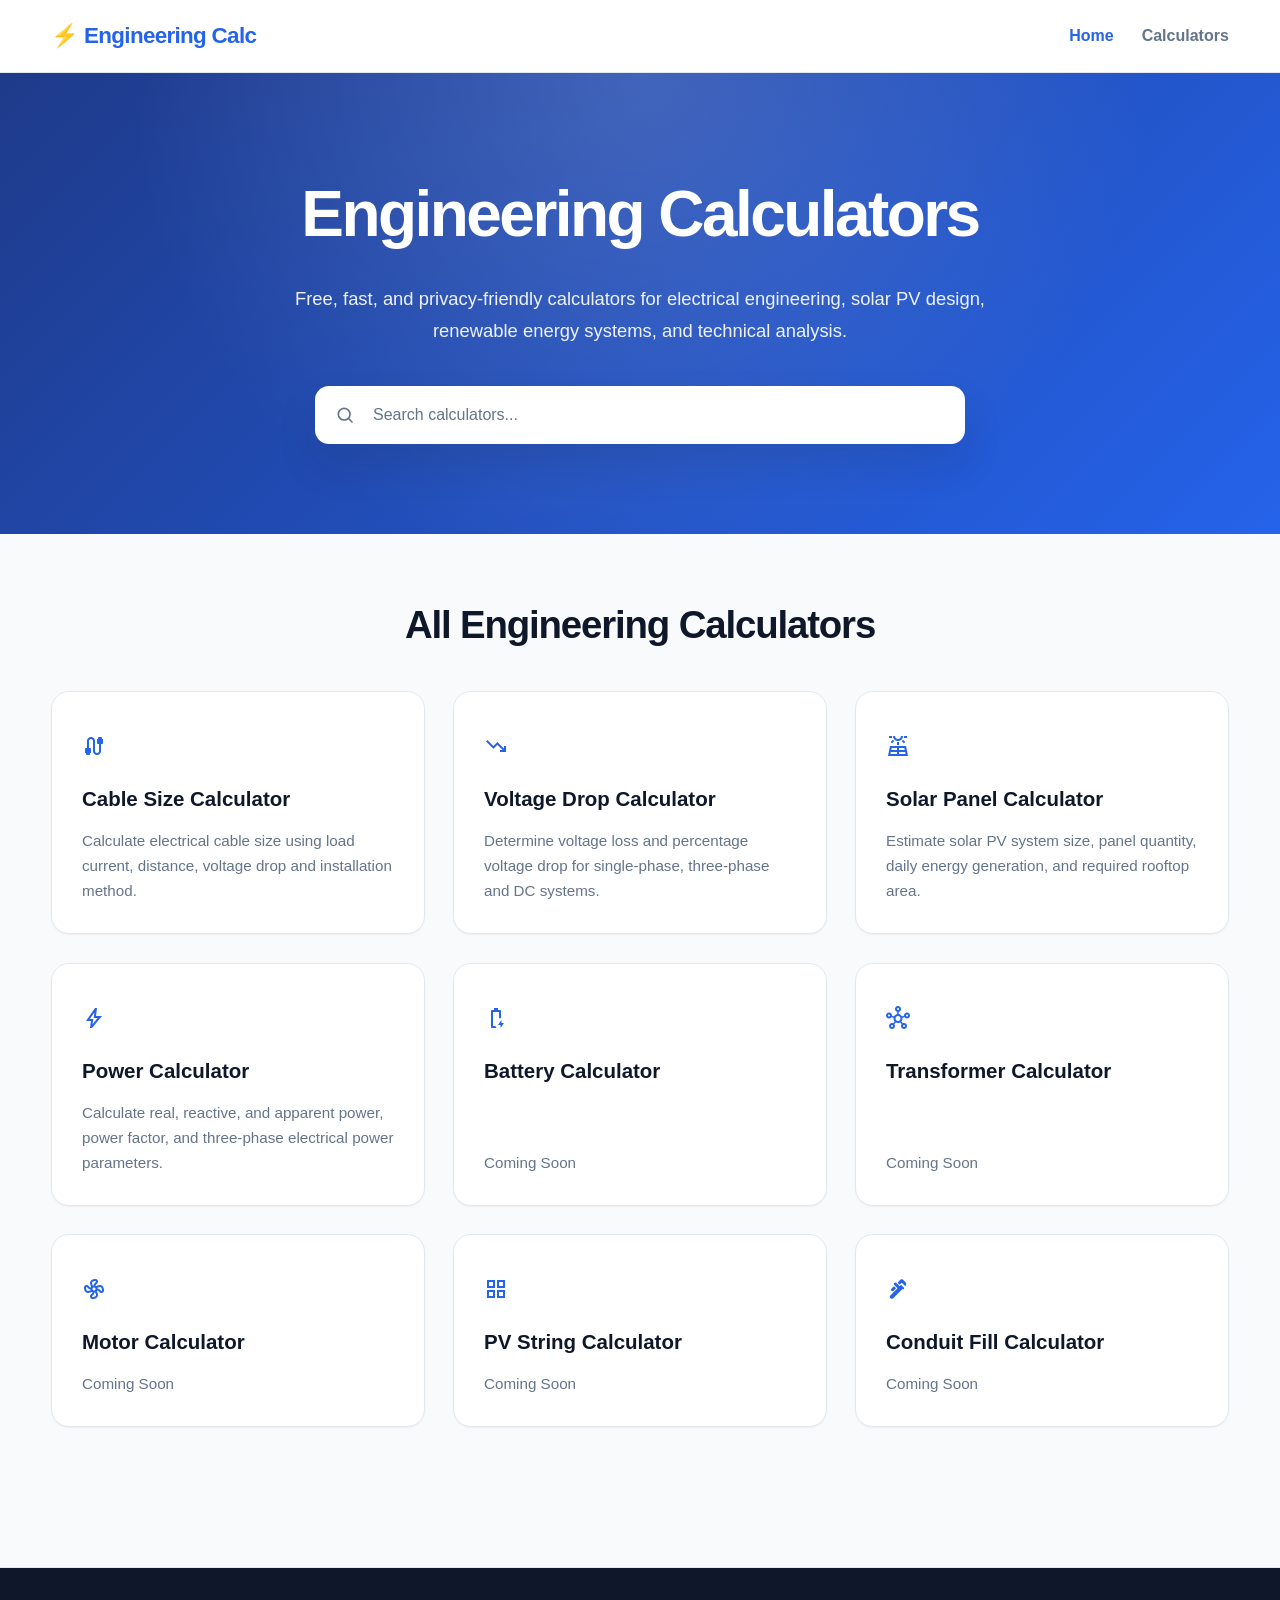
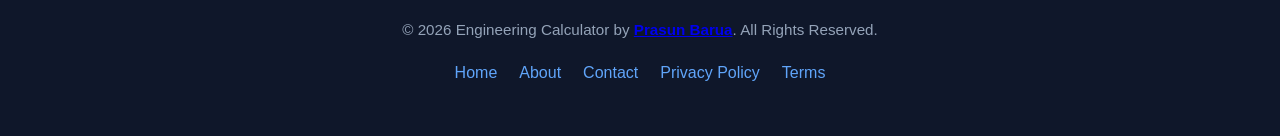
<file: index.html>
<!DOCTYPE html>
<html lang="en">
<head>
    <!-- Google tag (gtag.js) -->
    <script async src="https://www.googletagmanager.com/gtag/js?id=G-JFG1620GPE"></script>
    <script>
      window.dataLayer = window.dataLayer || [];
      function gtag(){dataLayer.push(arguments);}
      gtag('js', new Date());
      gtag('config', 'G-JFG1620GPE');
    </script>

    <meta charset="UTF-8">
    <meta name="viewport" content="width=device-width, initial-scale=1.0">

    <title>Engineering Calculators | Electrical, Solar PV & Power System Tools</title>

    <meta name="description" content="Free, fast, and accurate engineering calculators for electrical, solar PV, and power system design, including voltage drop, cable sizing, energy, and electrical calculations.">
    <meta name="keywords" content="engineering calculator, electrical calculator, electrical design tools, cable sizing calculator, voltage drop calculator, solar PV calculator, power system calculator">
    <meta name="author" content="Prasun Barua">

    <!-- Open Graph Metadata -->
    <meta property="og:title" content="Engineering Calculators | Electrical, Solar PV & Power System Tools">
    <meta property="og:description" content="Free, fast, and accurate engineering calculators for electrical, solar PV, and power system design.">
    <meta property="og:type" content="website">
    <meta property="og:url" content="https://calculator.prasunbarua.com/">
    <meta property="og:image" content="https://calculator.prasunbarua.com/images/og-image.jpg">

    <meta name="twitter:card" content="summary_large_image">
    <meta name="theme-color" content="#1d4ed8">

    <link rel="canonical" href="https://calculator.prasunbarua.com/">

    <!-- Favicon -->
    <link rel="icon" href="/favicon.ico" type="image/x-icon">

    <!-- Google Material Symbols Font -->
    <link rel="stylesheet" href="https://fonts.googleapis.com/css2?family=Material+Symbols+Outlined:opsz,wght,FILL,GRAD@24,400,0,0" />

    <link rel="stylesheet" href="/css/style.css">

    <script async src="https://pagead2.googlesyndication.com/pagead/js/adsbygoogle.js?client=ca-pub-8736637194399168" crossorigin="anonymous"></script>
</head>

<body>

<header class="header">
    <div class="container nav-container">
        <a href="/" class="logo">
            ⚡ Engineering Calc
        </a>

        <nav id="main-nav">
            <a href="/" class="active">Home</a>
            <a href="#calculators">Calculators</a>
        </nav>
    </div>
</header>

<main>
    <section class="hero">
        <div class="container">
            <h1>Engineering Calculators</h1>

            <p>
                Free, fast, and privacy-friendly calculators for electrical engineering,
                solar PV design, renewable energy systems, and technical analysis.
            </p>

            <div class="search-container">
                <input
                    type="search"
                    id="search-box"
                    placeholder="Search calculators..."
                    autocomplete="off"
                    spellcheck="false"
                    role="combobox"
                    aria-autocomplete="list"
                    aria-expanded="false"
                    aria-controls="search-results"
                    aria-haspopup="listbox"
                    aria-label="Search Engineering Calculators"/>

                <div
                    id="search-results"
                    class="search-results"
                    role="listbox"
                    aria-label="Search Results">
                </div>
            </div>
        </div>
    </section>

    <section id="calculators" class="container">
        <h2 class="section-title">All Engineering Calculators</h2>

        <div class="calc-grid-home" id="calc-grid">
            <!-- Cable Size Calculator -->
            <a href="/calculators/cable-size/" class="calc-card">
                <div class="calc-icon">
                    <span class="material-symbols-outlined">cable</span>
                </div>
                <h3>Cable Size Calculator</h3>
                <p>Calculate electrical cable size using load current, distance, voltage drop and installation method.</p>
            </a>

            <!-- Voltage Drop Calculator -->
            <a href="/calculators/voltage-drop/" class="calc-card">
                <div class="calc-icon">
                    <span class="material-symbols-outlined">trending_down</span>
                </div>
                <h3>Voltage Drop Calculator</h3>
                <p>Determine voltage loss and percentage voltage drop for single-phase, three-phase and DC systems.</p>
            </a>

            <!-- Solar Panel Calculator -->
            <a href="/calculators/solar-panel/" class="calc-card">
                <div class="calc-icon">
                    <span class="material-symbols-outlined">solar_power</span>
                </div>
                <h3>Solar Panel Calculator</h3>
                <p>Estimate solar PV system size, panel quantity, daily energy generation, and required rooftop area.</p>
            </a>

            <!-- Power Calculator -->
            <a href="/calculators/power-calculator/" class="calc-card">
                <div class="calc-icon">
                    <span class="material-symbols-outlined">bolt</span>
                </div>
                <h3>Power Calculator</h3>
                <p>Calculate real, reactive, and apparent power, power factor, and three-phase electrical power parameters.</p>
            </a>

            <!-- Battery Calculator -->
            <div class="calc-card coming-soon" aria-disabled="true">
                <div class="calc-icon">
                    <span class="material-symbols-outlined">battery_charging_full</span>
                </div>
                <h3>Battery Calculator</h3>
                <p>Coming Soon</p>
            </div>

            <!-- Transformer Calculator -->
            <div class="calc-card coming-soon" aria-disabled="true">
                <div class="calc-icon">
                    <span class="material-symbols-outlined">hub</span>
                </div>
                <h3>Transformer Calculator</h3>
                <p>Coming Soon</p>
            </div>

            <!-- Motor Calculator -->
            <div class="calc-card coming-soon" aria-disabled="true">
                <div class="calc-icon">
                    <span class="material-symbols-outlined">mode_fan</span>
                </div>
                <h3>Motor Calculator</h3>
                <p>Coming Soon</p>
            </div>

            <!-- PV String Calculator -->
            <div class="calc-card coming-soon" aria-disabled="true">
                <div class="calc-icon">
                    <span class="material-symbols-outlined">grid_view</span>
                </div>
                <h3>PV String Calculator</h3>
                <p>Coming Soon</p>
            </div>

            <!-- Conduit Fill Calculator -->
            <div class="calc-card coming-soon" aria-disabled="true">
                <div class="calc-icon">
                    <span class="material-symbols-outlined">plumbing</span>
                </div>
                <h3>Conduit Fill Calculator</h3>
                <p>Coming Soon</p>
            </div>
        </div>
    </section>
</main>

<!-- Footer -->
<footer>
    <div class="container">
        <p>
            © 2026 Engineering Calculator by 
            <strong><a href="https://prasunbarua.com" target="_blank" rel="noopener noreferrer">Prasun Barua</a></strong>. 
            All Rights Reserved.
        </p>
        <div class="footer-links">
            <a href="/">Home</a>
            <a href="/about/">About</a>
            <a href="/contact/">Contact</a>
            <a href="/privacy-policy/">Privacy Policy</a>
            <a href="/terms/">Terms</a>
        </div>
    </div>
</footer>

<!-- Main JavaScript -->
<script src="/js/main.js"></script>

<!-- Search Auto-complete Logic -->
<script>
document.addEventListener("DOMContentLoaded", () => {
    const input = document.getElementById("search-box");
    const resultsBox = document.getElementById("search-results");
    const cards = [...document.querySelectorAll(".calc-card")];

    // Filter only active calculator links for the dropdown
    const calculators = cards
        .filter(card => card.tagName === "A" && card.hasAttribute("href"))
        .map(card => ({
            title: card.querySelector("h3") ? card.querySelector("h3").textContent.trim() : "",
            description: card.querySelector("p") ? card.querySelector("p").textContent.trim() : "",
            url: card.href,
            element: card
        }));

    let matches = [];
    let activeIndex = -1;

    function escapeHTML(text) {
        return text.replace(/[&<>"']/g, m => ({
            "&": "&amp;",
            "<": "&lt;",
            ">": "&gt;",
            "\"": "&quot;",
            "'": "&#039;"
        })[m]);
    }

    // Safe highlight matching that prevents breaking HTML entities
    function highlight(text, query) {
        if (!query) return escapeHTML(text);
        const escaped = query.replace(/[.*+?^${}()|[\]\\]/g, "\\$&");
        const regex = new RegExp(escaped, "gi");
        let result = "";
        let lastIndex = 0;
        let match;

        while ((match = regex.exec(text)) !== null) {
            result += escapeHTML(text.substring(lastIndex, match.index));
            result += `<mark>${escapeHTML(match[0])}</mark>`;
            lastIndex = regex.lastIndex;
        }
        result += escapeHTML(text.substring(lastIndex));
        return result;
    }

    function filterCards(query) {
        cards.forEach(card => {
            const text = card.textContent.toLowerCase();
            card.style.display = text.includes(query) ? "" : "none";
        });
    }

    function renderResults(query) {
        resultsBox.innerHTML = "";

        if (query === "") {
            resultsBox.style.display = "none";
            input.setAttribute("aria-expanded", "false");
            input.removeAttribute("aria-activedescendant");
            activeIndex = -1;
            return;
        }

        matches = calculators.filter(calc => {
            const text = (calc.title + " " + calc.description).toLowerCase();
            return text.includes(query);
        });

        if (!matches.length) {
            resultsBox.innerHTML = `
                <div class="no-results" role="option" aria-selected="false">
                    No active calculators found.
                </div>
            `;
            resultsBox.style.display = "block";
            input.setAttribute("aria-expanded", "true");
            input.removeAttribute("aria-activedescendant");
            activeIndex = -1;
            return;
        }

        matches.forEach((calc, index) => {
            const item = document.createElement("div");
            item.className = "search-item";
            item.id = `search-option-${index}`;
            item.setAttribute("role", "option");

            if (index === 0) {
                item.classList.add("active");
                item.setAttribute("aria-selected", "true");
                activeIndex = 0;
                input.setAttribute("aria-activedescendant", item.id);
            } else {
                item.setAttribute("aria-selected", "false");
            }

            item.innerHTML = `
                <strong>${highlight(calc.title, query)}</strong>
                <span>${highlight(calc.description, query)}</span>
            `;

            item.addEventListener("click", () => {
                window.location.href = calc.url;
            });

            resultsBox.appendChild(item);
        });

        resultsBox.style.display = "block";
        input.setAttribute("aria-expanded", "true");
    }

    function updateSelection() {
        const items = resultsBox.querySelectorAll(".search-item");
        items.forEach((item, idx) => {
            const isActive = idx === activeIndex;
            item.classList.toggle("active", isActive);
            item.setAttribute("aria-selected", isActive ? "true" : "false");
        });

        if (activeIndex >= 0 && activeIndex < items.length) {
            const activeItem = items[activeIndex];
            activeItem.scrollIntoView({ block: "nearest" });
            input.setAttribute("aria-activedescendant", activeItem.id);
        } else {
            input.removeAttribute("aria-activedescendant");
        }
    }

    input.addEventListener("input", () => {
        const query = input.value.trim().toLowerCase();
        filterCards(query);
        renderResults(query);
    });

    input.addEventListener("keydown", e => {
        if (resultsBox.style.display === "none") return;

        if (e.key === "ArrowDown") {
            e.preventDefault();
            if (matches.length > 0) {
                activeIndex = Math.min(activeIndex + 1, matches.length - 1);
                updateSelection();
            }
        } else if (e.key === "ArrowUp") {
            e.preventDefault();
            if (matches.length > 0) {
                activeIndex = Math.max(activeIndex - 1, 0);
                updateSelection();
            }
        } else if (e.key === "Enter") {
            e.preventDefault();
            if (activeIndex >= 0 && matches[activeIndex]) {
                window.location.href = matches[activeIndex].url;
            }
        } else if (e.key === "Escape") {
            resultsBox.style.display = "none";
            input.setAttribute("aria-expanded", "false");
            input.removeAttribute("aria-activedescendant");
        }
    });

    input.addEventListener("focus", () => {
        if (input.value.trim() !== "") {
            renderResults(input.value.trim().toLowerCase());
        }
    });

    document.addEventListener("click", e => {
        if (!e.target.closest(".search-container")) {
            resultsBox.style.display = "none";
            input.setAttribute("aria-expanded", "false");
            input.removeAttribute("aria-activedescendant");
        }
    });

    if (input.value.trim() !== "") {
        const initialQuery = input.value.trim().toLowerCase();
        filterCards(initialQuery);
        renderResults(initialQuery);
    }
});
</script>
</body>
</html>
</file>
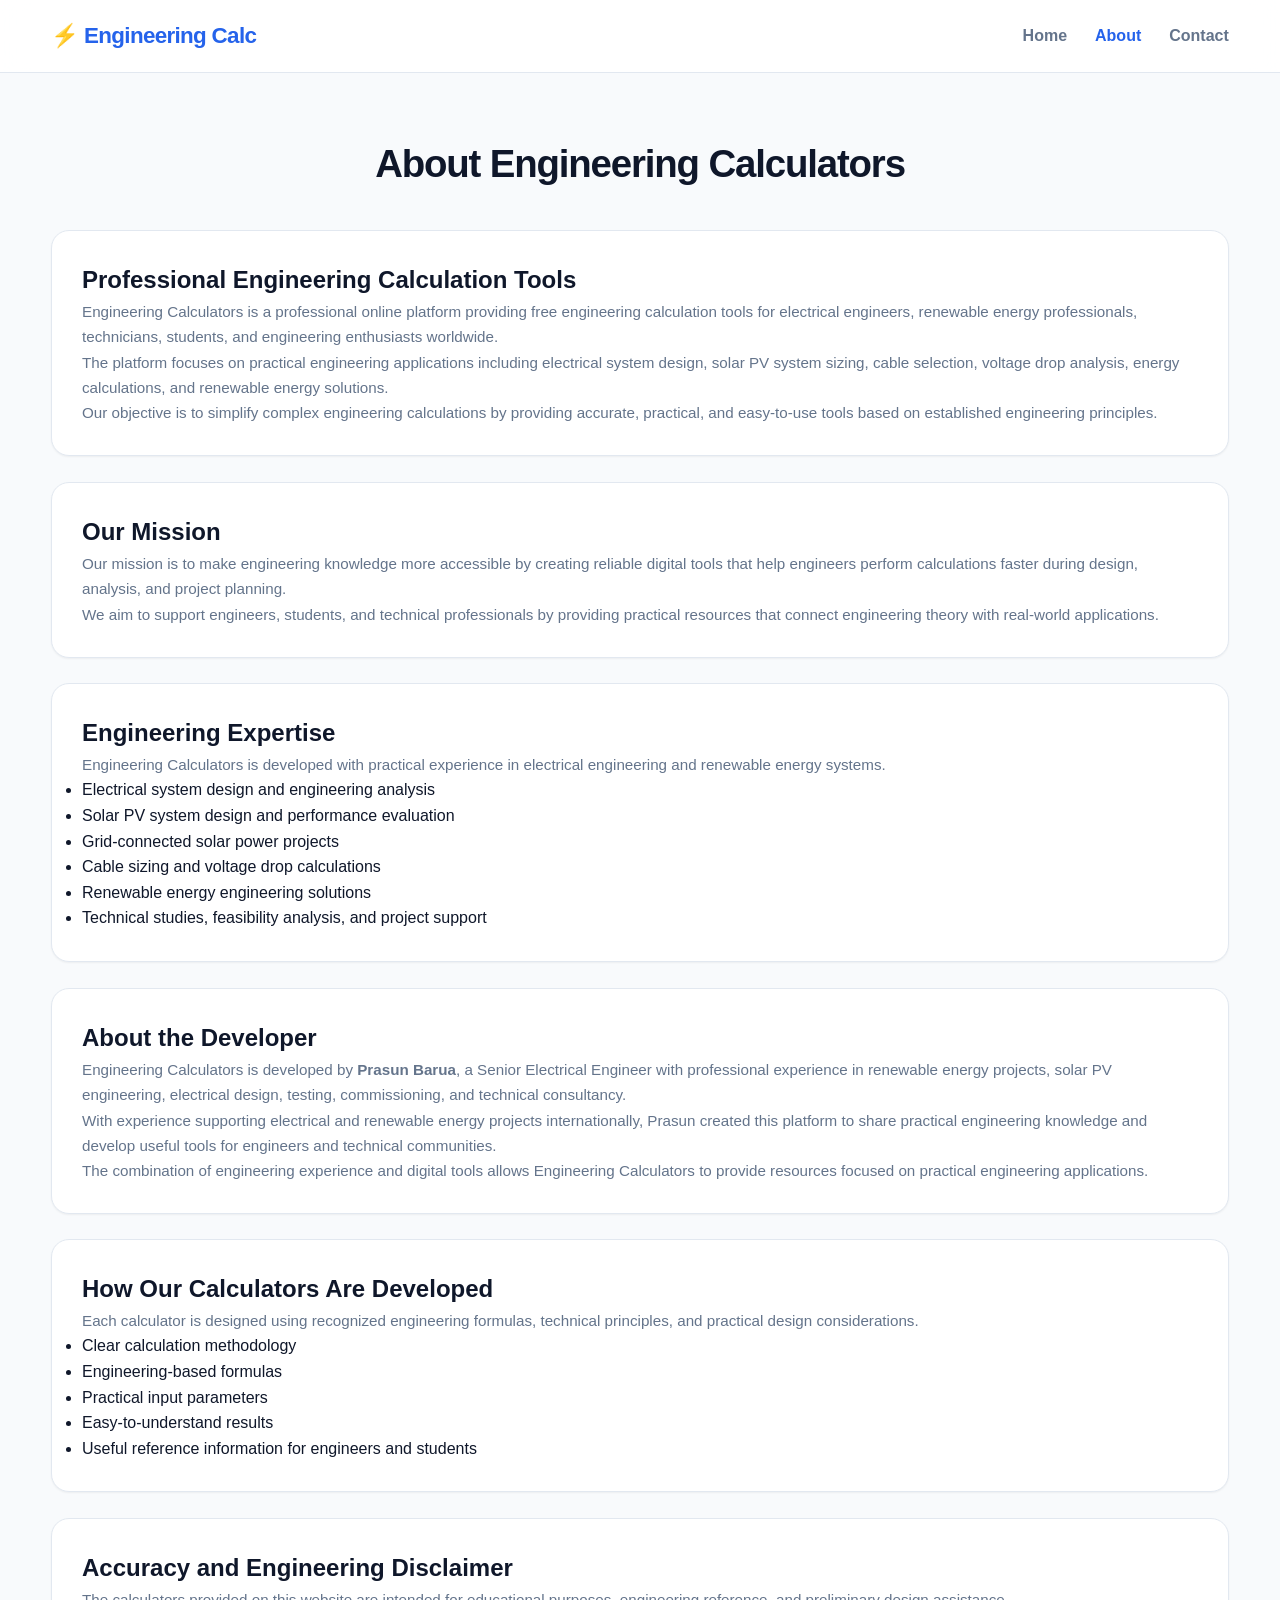
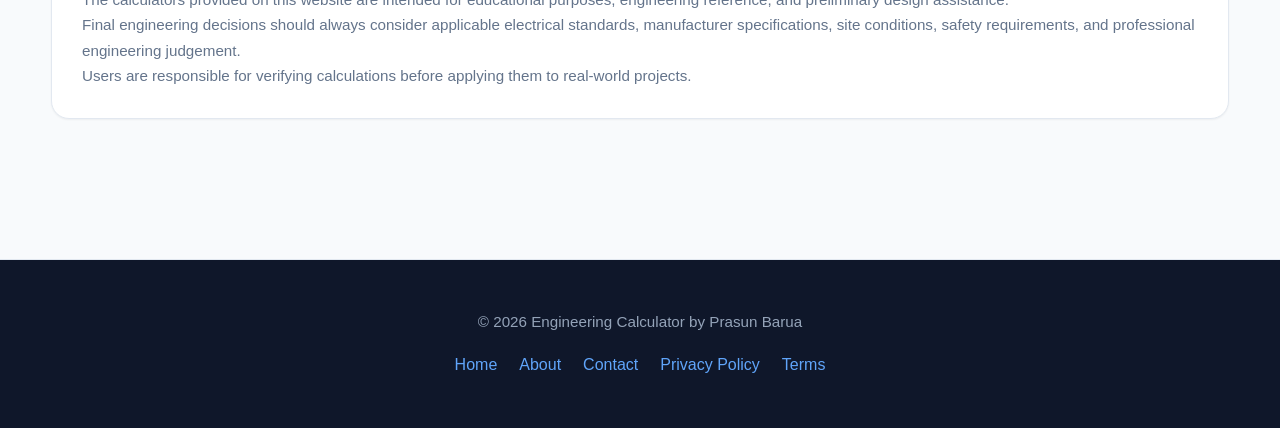
<file: about/index.html>
<!DOCTYPE html>
<html lang="en" data-theme="light">

<head>

    <meta charset="UTF-8">

    <meta name="viewport" content="width=device-width, initial-scale=1.0">


    <title>
        About Engineering Calculators | Professional Electrical & Solar PV Tools
    </title>


    <meta name="description" content="Engineering Calculators provides professional online tools for electrical engineering, solar PV design, renewable energy calculations, cable sizing, and voltage drop analysis. Developed by Senior Electrical Engineer Prasun Barua.">


    <link rel="canonical" href="https://calculator.prasunbarua.com/about/">



    <!-- Open Graph -->

    <meta property="og:title" content="About Engineering Calculators">

    <meta property="og:description" content="Professional engineering calculators for electrical, solar PV, and renewable energy applications.">

    <meta property="og:url" content="https://calculator.prasunbarua.com/about/">

<!-- Favicon -->
<link rel="icon" href="/favicon.ico" type="image/x-icon">

    <link rel="stylesheet" href="/css/style.css">



    <!-- Organization Schema -->

    <script type="application/ld+json">

    {
      "@context": "https://schema.org",
      "@type": "Organization",
      "name": "Engineering Calculators",
      "url": "https://calculator.prasunbarua.com/",
      "description": "Professional engineering calculation tools for electrical engineering, solar PV systems, and renewable energy applications.",
      "founder": {
        "@type": "Person",
        "name": "Prasun Barua",
        "jobTitle": "Senior Electrical Engineer"
      }
    }

    </script>


    <!-- Person Schema -->

    <script type="application/ld+json">

    {
      "@context": "https://schema.org",
      "@type": "Person",
      "name": "Prasun Barua",
      "jobTitle": "Senior Electrical Engineer",
      "url": "https://www.prasunbarua.com/",
      "description": "Electrical engineer specializing in renewable energy, solar PV systems, electrical design, testing, commissioning, and engineering consultancy."
    }

    </script>
<script async src="https://pagead2.googlesyndication.com/pagead/js/adsbygoogle.js?client=ca-pub-8736637194399168"
     crossorigin="anonymous"></script>

</head>



<body>



<header class="header">

<div class="container nav-container">


<a href="/" class="logo">
⚡ Engineering Calc
</a>



<nav id="main-nav">

<a href="/">
Home
</a>


<a href="/about/" class="active">
About
</a>


<a href="/contact/">
Contact
</a>


</nav>


</div>

</header>





<main>



<section>

<div class="container">


<h1 class="section-title">
About Engineering Calculators
</h1>



<div class="calc-card">



<h2>
Professional Engineering Calculation Tools
</h2>


<p>
Engineering Calculators is a professional online platform providing free engineering calculation tools for electrical engineers, renewable energy professionals, technicians, students, and engineering enthusiasts worldwide.
</p>


<p>
The platform focuses on practical engineering applications including electrical system design, solar PV system sizing, cable selection, voltage drop analysis, energy calculations, and renewable energy solutions.
</p>


<p>
Our objective is to simplify complex engineering calculations by providing accurate, practical, and easy-to-use tools based on established engineering principles.
</p>



</div>



<br>



<div class="calc-card">


<h2>
Our Mission
</h2>


<p>
Our mission is to make engineering knowledge more accessible by creating reliable digital tools that help engineers perform calculations faster during design, analysis, and project planning.
</p>


<p>
We aim to support engineers, students, and technical professionals by providing practical resources that connect engineering theory with real-world applications.
</p>



</div>



<br>



<div class="calc-card">


<h2>
Engineering Expertise
</h2>


<p>
Engineering Calculators is developed with practical experience in electrical engineering and renewable energy systems.
</p>



<ul>

<li>
Electrical system design and engineering analysis
</li>


<li>
Solar PV system design and performance evaluation
</li>


<li>
Grid-connected solar power projects
</li>


<li>
Cable sizing and voltage drop calculations
</li>


<li>
Renewable energy engineering solutions
</li>


<li>
Technical studies, feasibility analysis, and project support
</li>


</ul>



</div>



<br>



<div class="calc-card">


<h2>
About the Developer
</h2>



<p>
Engineering Calculators is developed by <strong>Prasun Barua</strong>, a Senior Electrical Engineer with professional experience in renewable energy projects, solar PV engineering, electrical design, testing, commissioning, and technical consultancy.
</p>


<p>
With experience supporting electrical and renewable energy projects internationally, Prasun created this platform to share practical engineering knowledge and develop useful tools for engineers and technical communities.
</p>


<p>
The combination of engineering experience and digital tools allows Engineering Calculators to provide resources focused on practical engineering applications.
</p>



</div>



<br>



<div class="calc-card">


<h2>
How Our Calculators Are Developed
</h2>


<p>
Each calculator is designed using recognized engineering formulas, technical principles, and practical design considerations.
</p>


<ul>

<li>
Clear calculation methodology
</li>


<li>
Engineering-based formulas
</li>


<li>
Practical input parameters
</li>


<li>
Easy-to-understand results
</li>


<li>
Useful reference information for engineers and students
</li>


</ul>


</div>



<br>



<div class="calc-card">


<h2>
Accuracy and Engineering Disclaimer
</h2>


<p>
The calculators provided on this website are intended for educational purposes, engineering reference, and preliminary design assistance.
</p>


<p>
Final engineering decisions should always consider applicable electrical standards, manufacturer specifications, site conditions, safety requirements, and professional engineering judgement.
</p>


<p>
Users are responsible for verifying calculations before applying them to real-world projects.
</p>



</div>



</div>

</section>



</main>





<footer>


<div class="container">


<p>
© 2026 Engineering Calculator by Prasun Barua
</p>



<div class="footer-links">


<a href="/">
Home
</a>


<a href="/about/">
About
</a>


<a href="/contact/">
Contact
</a>


<a href="/privacy-policy/">
Privacy Policy
</a>


<a href="/terms/">
Terms
</a>


</div>


</div>


</footer>



<script src="/js/main.js"></script>


</body>


</html>
</file>
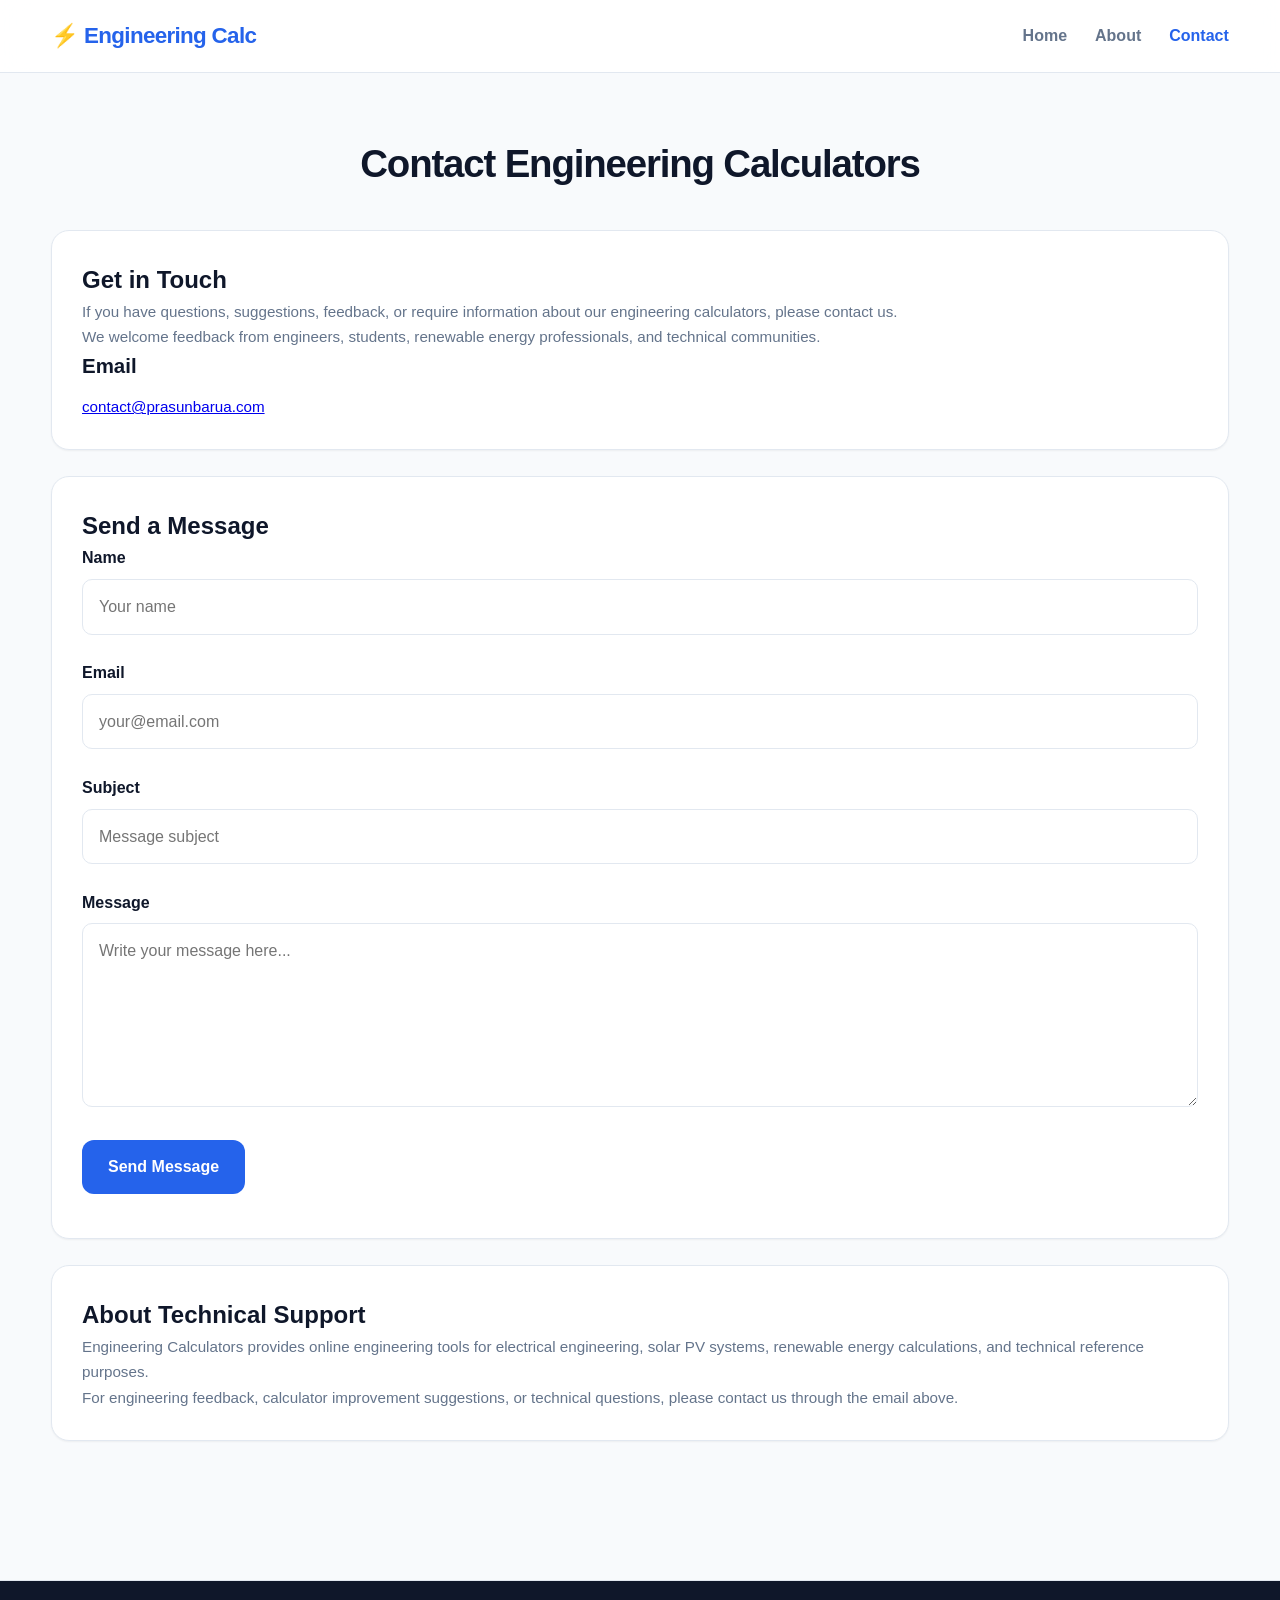
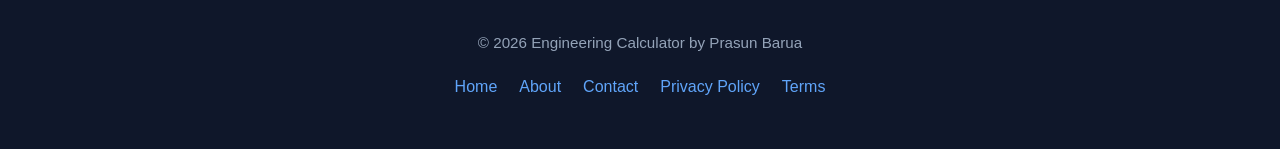
<file: contact/index.html>
<!DOCTYPE html>
<html lang="en" data-theme="light">

<head>

    <meta charset="UTF-8">

    <meta name="viewport" content="width=device-width, initial-scale=1.0">


    <title>
        Contact Engineering Calculators | Prasun Barua
    </title>


    <meta name="description" content="Contact Engineering Calculators for questions, feedback, and support related to electrical engineering calculators, solar PV tools, and renewable energy resources.">


    <link rel="canonical" href="https://calculator.prasunbarua.com/contact/">


    <!-- Open Graph -->

    <meta property="og:title" content="Contact Engineering Calculators">

    <meta property="og:description" content="Get in touch with Engineering Calculators for technical questions, feedback, and support.">

    <meta property="og:url" content="https://calculator.prasunbarua.com/contact/">

<!-- Favicon -->
<link rel="icon" href="/favicon.ico" type="image/x-icon">
    
    <link rel="stylesheet" href="/css/style.css">

<script async src="https://pagead2.googlesyndication.com/pagead/js/adsbygoogle.js?client=ca-pub-8736637194399168"
     crossorigin="anonymous"></script>
</head>



<body>



<header class="header">

<div class="container nav-container">


<a href="/" class="logo">
⚡ Engineering Calc
</a>


<nav id="main-nav">

<a href="/">
Home
</a>

<a href="/about/">
About
</a>

<a href="/contact/" class="active">
Contact
</a>


</nav>


</div>

</header>





<main>


<section>


<div class="container">


<h1 class="section-title">
Contact Engineering Calculators
</h1>



<div class="calc-card">


<h2>
Get in Touch
</h2>


<p>
If you have questions, suggestions, feedback, or require information about our engineering calculators, please contact us.
</p>


<p>
We welcome feedback from engineers, students, renewable energy professionals, and technical communities.
</p>



<h3>
Email
</h3>


<p>

<a href="mailto:contact@prasunbarua.com">

contact@prasunbarua.com

</a>

</p>


</div>




<br>




<div class="calc-card">


<h2>
Send a Message
</h2>



<form id="contactForm">

<!-- Hidden Spam Protection Honeypot -->
<input type="text" name="_gotcha" style="display:none !important" tabindex="-1" autocomplete="off" />


<label for="name">
Name
</label>


<input 
type="text"
id="name"
name="name"
placeholder="Your name"
required>



<br><br>



<label for="email">
Email
</label>


<input
type="email"
id="email"
name="email"
placeholder="your@email.com"
required>



<br><br>



<label for="subject">
Subject
</label>


<input
type="text"
id="subject"
name="subject"
placeholder="Message subject"
required>



<br><br>



<label for="message">
Message
</label>


<textarea
id="message"
name="message"
rows="6"
placeholder="Write your message here..."
required></textarea>



<br><br>



<button type="submit" id="submitBtn" class="btn btn-primary">

Send Message

</button>

<p id="formStatus" style="margin-top: 14px; font-size: 0.9rem; font-weight: 500;"></p>



</form>


</div>




<br>




<div class="calc-card">


<h2>
About Technical Support
</h2>


<p>
Engineering Calculators provides online engineering tools for electrical engineering, solar PV systems, renewable energy calculations, and technical reference purposes.
</p>


<p>
For engineering feedback, calculator improvement suggestions, or technical questions, please contact us through the email above.
</p>


</div>




</div>


</section>


</main>





<footer>


<div class="container">


<p>
© 2026 Engineering Calculator by Prasun Barua
</p>



<div class="footer-links">


<a href="/">
Home
</a>


<a href="/about/">
About
</a>


<a href="/contact/">
Contact
</a>


<a href="/privacy-policy/">
Privacy Policy
</a>


<a href="/terms/">
Terms
</a>


</div>


</div>


</footer>




<script src="/js/main.js"></script>

<script>
    document.getElementById('contactForm').addEventListener('submit', async function(e) {
      e.preventDefault();
      
      const btn = document.getElementById('submitBtn');
      const status = document.getElementById('formStatus');
      
      btn.textContent = 'Sending...';
      btn.disabled = true;
      status.textContent = '';

      const payload = {
        name: document.getElementById('name').value,
        email: document.getElementById('email').value,
        siteName: "Engineering Calculators",
        message: `Subject: ${document.getElementById('subject').value}\n\n${document.getElementById('message').value}`
      };

      try {
        const workerUrl = 'https://multi-site-contact-backend.prasun301.workers.dev';

        const response = await fetch(workerUrl, {
          method: 'POST',
          headers: { 'Content-Type': 'application/json' },
          body: JSON.stringify(payload)
        });

        const result = await response.json();

        if (response.ok && result.success) {
          status.style.color = '#16a34a';
          status.textContent = '✓ Message sent successfully! We will get back to you soon.';
          document.getElementById('contactForm').reset();
        } else {
          throw new Error(result.error || 'Submission failed');
        }
      } catch (err) {
        status.style.color = '#dc2626';
        status.textContent = '✕ Failed to send message. Please email directly at contact@prasunbarua.com';
      } finally {
        btn.textContent = 'Send Message';
        btn.disabled = false;
      }
    });
</script>


</body>


</html>
</file>
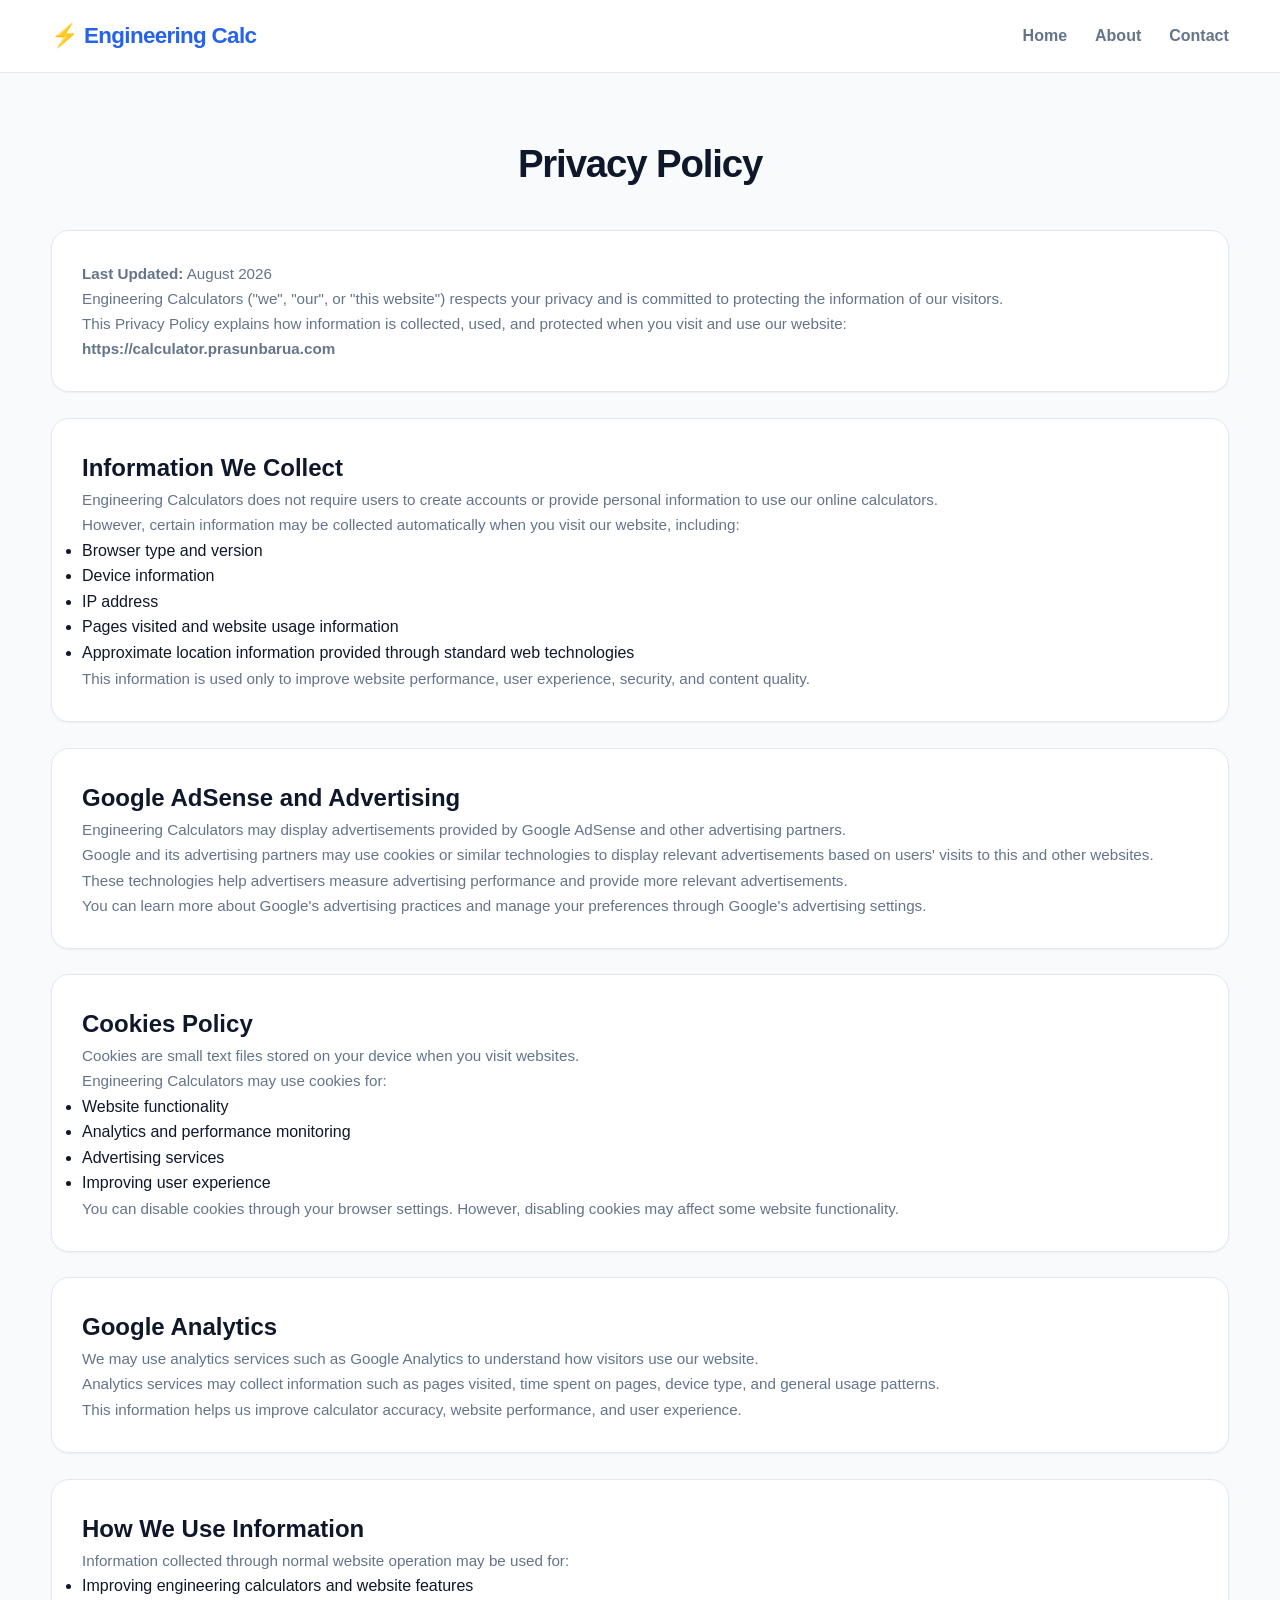
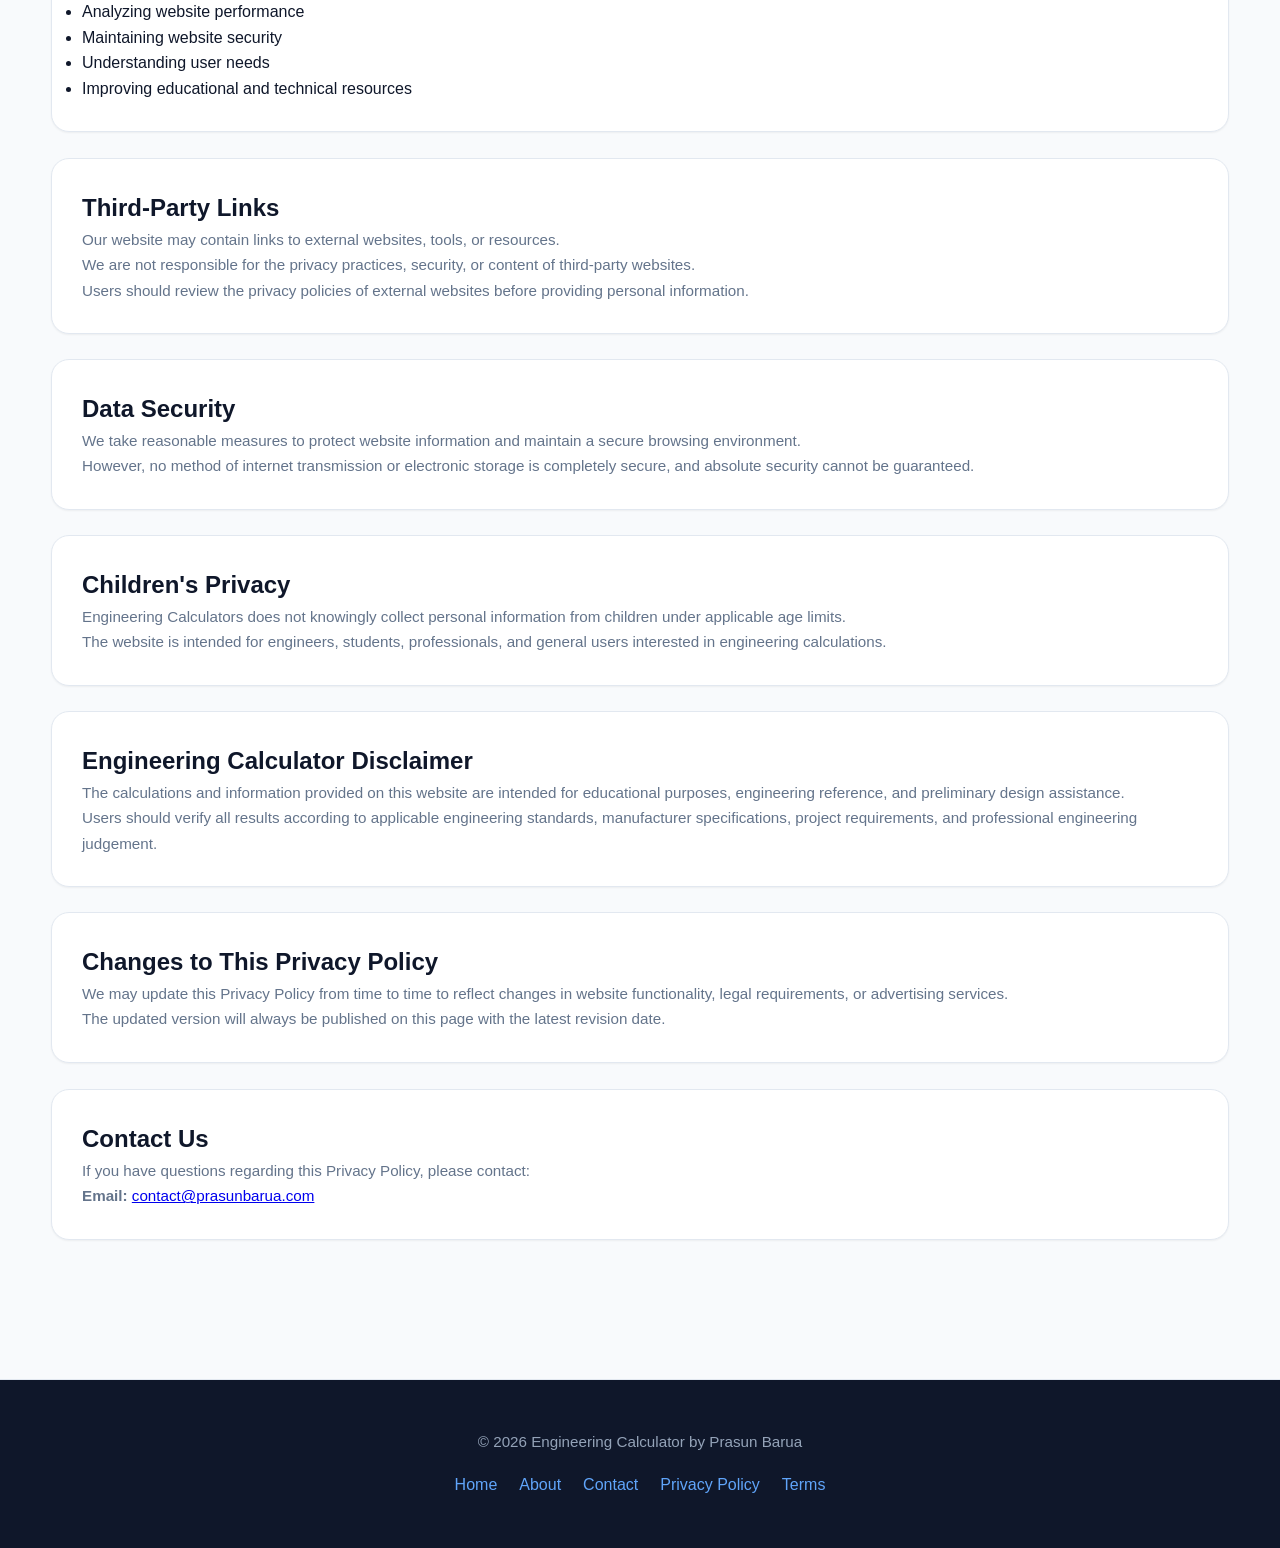
<file: privacy-policy/index.html>
<!DOCTYPE html>
<html lang="en" data-theme="light">

<head>

    <meta charset="UTF-8">

    <meta name="viewport" content="width=device-width, initial-scale=1.0">


    <title>
        Privacy Policy | Engineering Calculators
    </title>


    <meta name="description" content="Privacy Policy for Engineering Calculators. Learn how we collect, use, and protect information while using our engineering calculation tools.">


    <link rel="canonical" href="https://calculator.prasunbarua.com/privacy-policy/">


    <!-- Open Graph -->

    <meta property="og:title" content="Privacy Policy | Engineering Calculators">

    <meta property="og:description" content="Learn how Engineering Calculators handles cookies, advertising, and user information.">

    <meta property="og:url" content="https://calculator.prasunbarua.com/privacy-policy/">


<!-- Favicon -->
<link rel="icon" href="/favicon.ico" type="image/x-icon">
    
    <link rel="stylesheet" href="/css/style.css">


</head>



<body>



<header class="header">


<div class="container nav-container">


<a href="/" class="logo">
⚡ Engineering Calc
</a>



<nav id="main-nav">


<a href="/">
Home
</a>


<a href="/about/">
About
</a>


<a href="/contact/">
Contact
</a>


</nav>


</div>
<script async src="https://pagead2.googlesyndication.com/pagead/js/adsbygoogle.js?client=ca-pub-8736637194399168"
     crossorigin="anonymous"></script>

</header>






<main>


<section>


<div class="container">


<h1 class="section-title">
Privacy Policy
</h1>



<div class="calc-card">



<p>
<strong>Last Updated:</strong> August 2026
</p>


<p>
Engineering Calculators ("we", "our", or "this website") respects your privacy and is committed to protecting the information of our visitors.
</p>


<p>
This Privacy Policy explains how information is collected, used, and protected when you visit and use our website:
</p>


<p>
<strong>
https://calculator.prasunbarua.com
</strong>
</p>



</div>





<br>





<div class="calc-card">


<h2>
Information We Collect
</h2>


<p>
Engineering Calculators does not require users to create accounts or provide personal information to use our online calculators.
</p>


<p>
However, certain information may be collected automatically when you visit our website, including:
</p>


<ul>

<li>
Browser type and version
</li>

<li>
Device information
</li>

<li>
IP address
</li>

<li>
Pages visited and website usage information
</li>

<li>
Approximate location information provided through standard web technologies
</li>

</ul>


<p>
This information is used only to improve website performance, user experience, security, and content quality.
</p>


</div>





<br>





<div class="calc-card">


<h2>
Google AdSense and Advertising
</h2>


<p>
Engineering Calculators may display advertisements provided by Google AdSense and other advertising partners.
</p>


<p>
Google and its advertising partners may use cookies or similar technologies to display relevant advertisements based on users' visits to this and other websites.
</p>


<p>
These technologies help advertisers measure advertising performance and provide more relevant advertisements.
</p>


<p>
You can learn more about Google's advertising practices and manage your preferences through Google's advertising settings.
</p>


</div>





<br>





<div class="calc-card">


<h2>
Cookies Policy
</h2>


<p>
Cookies are small text files stored on your device when you visit websites.
</p>


<p>
Engineering Calculators may use cookies for:
</p>


<ul>

<li>
Website functionality
</li>

<li>
Analytics and performance monitoring
</li>

<li>
Advertising services
</li>

<li>
Improving user experience
</li>


</ul>


<p>
You can disable cookies through your browser settings. However, disabling cookies may affect some website functionality.
</p>


</div>





<br>





<div class="calc-card">


<h2>
Google Analytics
</h2>


<p>
We may use analytics services such as Google Analytics to understand how visitors use our website.
</p>


<p>
Analytics services may collect information such as pages visited, time spent on pages, device type, and general usage patterns.
</p>


<p>
This information helps us improve calculator accuracy, website performance, and user experience.
</p>


</div>





<br>





<div class="calc-card">


<h2>
How We Use Information
</h2>


<p>
Information collected through normal website operation may be used for:
</p>


<ul>

<li>
Improving engineering calculators and website features
</li>

<li>
Analyzing website performance
</li>

<li>
Maintaining website security
</li>

<li>
Understanding user needs
</li>

<li>
Improving educational and technical resources
</li>


</ul>


</div>





<br>





<div class="calc-card">


<h2>
Third-Party Links
</h2>


<p>
Our website may contain links to external websites, tools, or resources.
</p>


<p>
We are not responsible for the privacy practices, security, or content of third-party websites.
</p>


<p>
Users should review the privacy policies of external websites before providing personal information.
</p>


</div>





<br>





<div class="calc-card">


<h2>
Data Security
</h2>


<p>
We take reasonable measures to protect website information and maintain a secure browsing environment.
</p>


<p>
However, no method of internet transmission or electronic storage is completely secure, and absolute security cannot be guaranteed.
</p>


</div>





<br>





<div class="calc-card">


<h2>
Children's Privacy
</h2>


<p>
Engineering Calculators does not knowingly collect personal information from children under applicable age limits.
</p>


<p>
The website is intended for engineers, students, professionals, and general users interested in engineering calculations.
</p>


</div>





<br>





<div class="calc-card">


<h2>
Engineering Calculator Disclaimer
</h2>


<p>
The calculations and information provided on this website are intended for educational purposes, engineering reference, and preliminary design assistance.
</p>


<p>
Users should verify all results according to applicable engineering standards, manufacturer specifications, project requirements, and professional engineering judgement.
</p>


</div>





<br>





<div class="calc-card">


<h2>
Changes to This Privacy Policy
</h2>


<p>
We may update this Privacy Policy from time to time to reflect changes in website functionality, legal requirements, or advertising services.
</p>


<p>
The updated version will always be published on this page with the latest revision date.
</p>


</div>





<br>





<div class="calc-card">


<h2>
Contact Us
</h2>


<p>
If you have questions regarding this Privacy Policy, please contact:
</p>


<p>

<strong>Email:</strong>

<a href="mailto:contact@prasunbarua.com">
contact@prasunbarua.com
</a>

</p>


</div>





</div>


</section>


</main>






<footer>


<div class="container">


<p>
© 2026 Engineering Calculator by Prasun Barua
</p>



<div class="footer-links">


<a href="/">
Home
</a>


<a href="/about/">
About
</a>


<a href="/contact/">
Contact
</a>


<a href="/privacy-policy/">
Privacy Policy
</a>


<a href="/terms/">
Terms
</a>


</div>


</div>


</footer>





<script src="/js/main.js"></script>


</body>


</html>
</file>
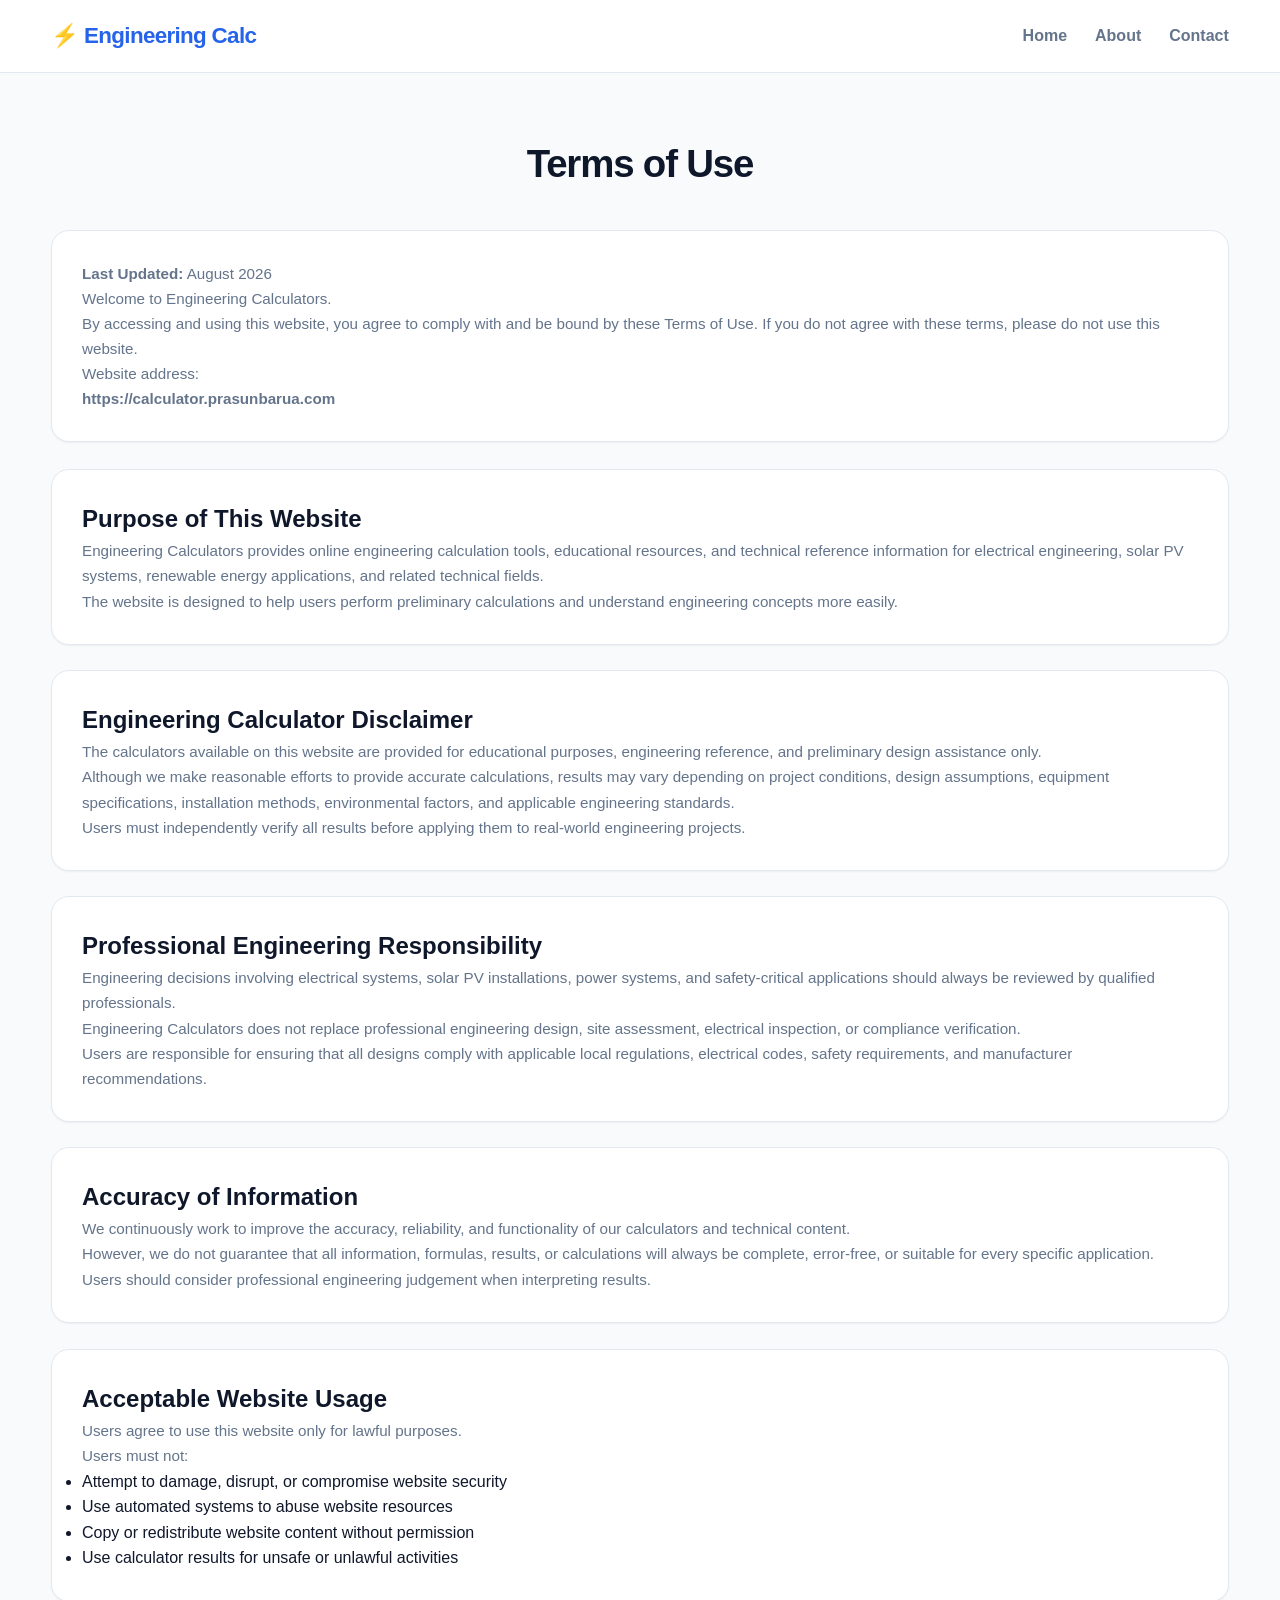
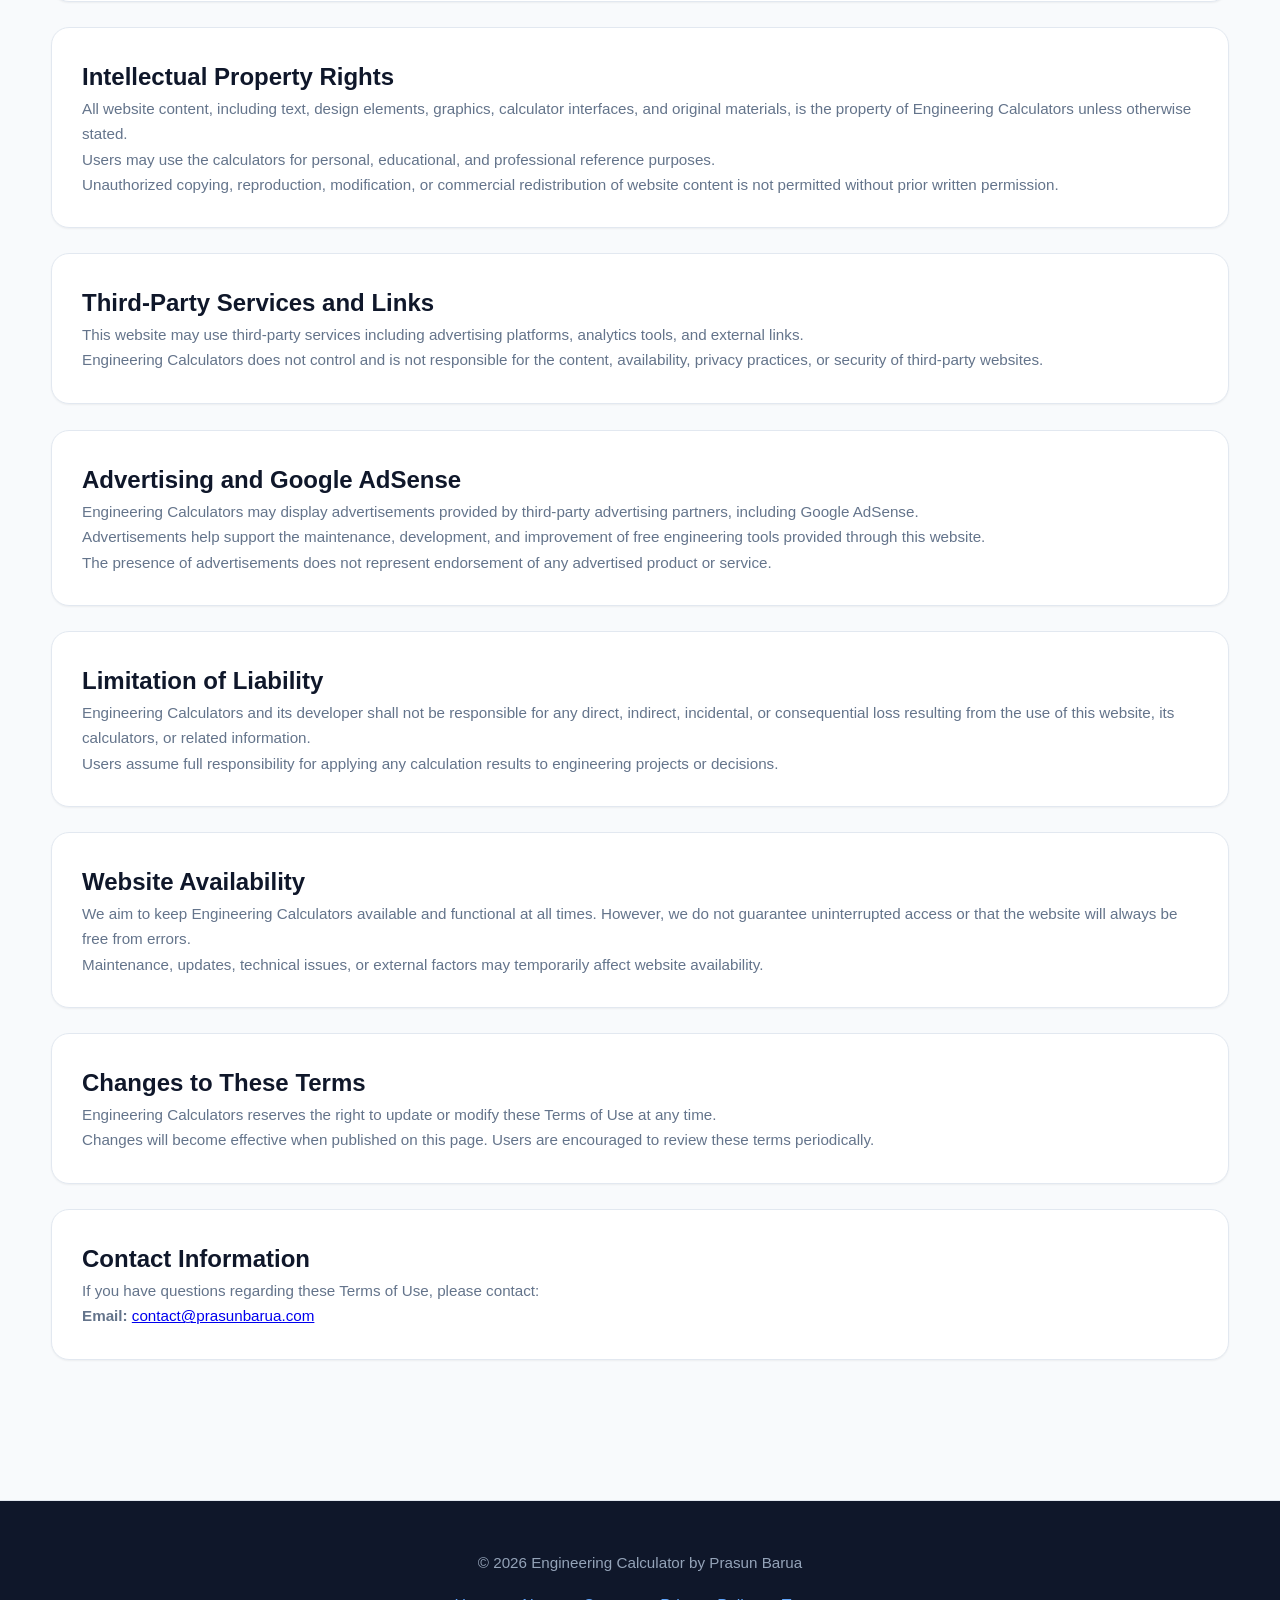
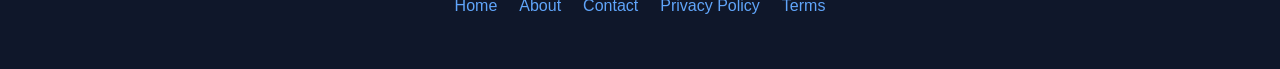
<file: terms/index.html>
<!DOCTYPE html>
<html lang="en" data-theme="light">

<head>

    <meta charset="UTF-8">

    <meta name="viewport" content="width=device-width, initial-scale=1.0">


    <title>
        Terms of Use | Engineering Calculators
    </title>


    <meta name="description" content="Terms of Use for Engineering Calculators. Read the conditions, engineering disclaimer, and user responsibilities when using our electrical and solar calculation tools.">


    <link rel="canonical" href="https://calculator.prasunbarua.com/terms/">


    <!-- Open Graph -->

    <meta property="og:title" content="Terms of Use | Engineering Calculators">

    <meta property="og:description" content="Terms, conditions, and engineering disclaimer for using Engineering Calculators.">

    <meta property="og:url" content="https://calculator.prasunbarua.com/terms/">

<!-- Favicon -->
<link rel="icon" href="/favicon.ico" type="image/x-icon">
    
    <link rel="stylesheet" href="/css/style.css">
<script async src="https://pagead2.googlesyndication.com/pagead/js/adsbygoogle.js?client=ca-pub-8736637194399168"
     crossorigin="anonymous"></script>

</head>



<body>



<header class="header">


<div class="container nav-container">


<a href="/" class="logo">
⚡ Engineering Calc
</a>



<nav id="main-nav">


<a href="/">
Home
</a>


<a href="/about/">
About
</a>


<a href="/contact/">
Contact
</a>


</nav>


</div>


</header>







<main>


<section>


<div class="container">


<h1 class="section-title">
Terms of Use
</h1>




<div class="calc-card">


<p>
<strong>Last Updated:</strong> August 2026
</p>


<p>
Welcome to Engineering Calculators.
</p>


<p>
By accessing and using this website, you agree to comply with and be bound by these Terms of Use. If you do not agree with these terms, please do not use this website.
</p>


<p>
Website address:
</p>


<p>
<strong>
https://calculator.prasunbarua.com
</strong>
</p>


</div>





<br>





<div class="calc-card">


<h2>
Purpose of This Website
</h2>


<p>
Engineering Calculators provides online engineering calculation tools, educational resources, and technical reference information for electrical engineering, solar PV systems, renewable energy applications, and related technical fields.
</p>


<p>
The website is designed to help users perform preliminary calculations and understand engineering concepts more easily.
</p>


</div>





<br>





<div class="calc-card">


<h2>
Engineering Calculator Disclaimer
</h2>


<p>
The calculators available on this website are provided for educational purposes, engineering reference, and preliminary design assistance only.
</p>


<p>
Although we make reasonable efforts to provide accurate calculations, results may vary depending on project conditions, design assumptions, equipment specifications, installation methods, environmental factors, and applicable engineering standards.
</p>


<p>
Users must independently verify all results before applying them to real-world engineering projects.
</p>


</div>





<br>





<div class="calc-card">


<h2>
Professional Engineering Responsibility
</h2>


<p>
Engineering decisions involving electrical systems, solar PV installations, power systems, and safety-critical applications should always be reviewed by qualified professionals.
</p>


<p>
Engineering Calculators does not replace professional engineering design, site assessment, electrical inspection, or compliance verification.
</p>


<p>
Users are responsible for ensuring that all designs comply with applicable local regulations, electrical codes, safety requirements, and manufacturer recommendations.
</p>


</div>





<br>





<div class="calc-card">


<h2>
Accuracy of Information
</h2>


<p>
We continuously work to improve the accuracy, reliability, and functionality of our calculators and technical content.
</p>


<p>
However, we do not guarantee that all information, formulas, results, or calculations will always be complete, error-free, or suitable for every specific application.
</p>


<p>
Users should consider professional engineering judgement when interpreting results.
</p>


</div>





<br>





<div class="calc-card">


<h2>
Acceptable Website Usage
</h2>


<p>
Users agree to use this website only for lawful purposes.
</p>


<p>
Users must not:
</p>


<ul>

<li>
Attempt to damage, disrupt, or compromise website security
</li>


<li>
Use automated systems to abuse website resources
</li>


<li>
Copy or redistribute website content without permission
</li>


<li>
Use calculator results for unsafe or unlawful activities
</li>


</ul>


</div>





<br>





<div class="calc-card">


<h2>
Intellectual Property Rights
</h2>


<p>
All website content, including text, design elements, graphics, calculator interfaces, and original materials, is the property of Engineering Calculators unless otherwise stated.
</p>


<p>
Users may use the calculators for personal, educational, and professional reference purposes.
</p>


<p>
Unauthorized copying, reproduction, modification, or commercial redistribution of website content is not permitted without prior written permission.
</p>


</div>





<br>





<div class="calc-card">


<h2>
Third-Party Services and Links
</h2>


<p>
This website may use third-party services including advertising platforms, analytics tools, and external links.
</p>


<p>
Engineering Calculators does not control and is not responsible for the content, availability, privacy practices, or security of third-party websites.
</p>


</div>





<br>





<div class="calc-card">


<h2>
Advertising and Google AdSense
</h2>


<p>
Engineering Calculators may display advertisements provided by third-party advertising partners, including Google AdSense.
</p>


<p>
Advertisements help support the maintenance, development, and improvement of free engineering tools provided through this website.
</p>


<p>
The presence of advertisements does not represent endorsement of any advertised product or service.
</p>


</div>





<br>





<div class="calc-card">


<h2>
Limitation of Liability
</h2>


<p>
Engineering Calculators and its developer shall not be responsible for any direct, indirect, incidental, or consequential loss resulting from the use of this website, its calculators, or related information.
</p>


<p>
Users assume full responsibility for applying any calculation results to engineering projects or decisions.
</p>


</div>





<br>





<div class="calc-card">


<h2>
Website Availability
</h2>


<p>
We aim to keep Engineering Calculators available and functional at all times. However, we do not guarantee uninterrupted access or that the website will always be free from errors.
</p>


<p>
Maintenance, updates, technical issues, or external factors may temporarily affect website availability.
</p>


</div>





<br>





<div class="calc-card">


<h2>
Changes to These Terms
</h2>


<p>
Engineering Calculators reserves the right to update or modify these Terms of Use at any time.
</p>


<p>
Changes will become effective when published on this page. Users are encouraged to review these terms periodically.
</p>


</div>





<br>





<div class="calc-card">


<h2>
Contact Information
</h2>


<p>
If you have questions regarding these Terms of Use, please contact:
</p>


<p>

<strong>Email:</strong>

<a href="mailto:contact@prasunbarua.com">
contact@prasunbarua.com
</a>

</p>


</div>





</div>


</section>


</main>







<footer>


<div class="container">


<p>
© 2026 Engineering Calculator by Prasun Barua
</p>



<div class="footer-links">


<a href="/">
Home
</a>


<a href="/about/">
About
</a>


<a href="/contact/">
Contact
</a>


<a href="/privacy-policy/">
Privacy Policy
</a>


<a href="/terms/">
Terms
</a>


</div>


</div>


</footer>





<script src="/js/main.js"></script>


</body>


</html>
</file>
<file: css/style.css>
/* ==========================================================================
   Engineering Calculator Website
   Professional Production Stylesheet
   Version 2.1 (Auto Light/Dark Edition)
   ========================================================================== */

:root {
  color-scheme: light;
  --bg-color: #f8fafc;
  --card-bg: #ffffff;
  --header-bg: rgba(255, 255, 255, 0.88);

  --text-main: #0f172a;
  --text-muted: #64748b;

  --primary: #2563eb;
  --primary-hover: #1d4ed8;
  --primary-light: rgba(37, 99, 235, 0.08);
  --accent: #f59e0b;

  --border-color: #e2e8f0;

  --shadow-sm: 0 1px 2px rgba(0, 0, 0, 0.05);
  --shadow-md: 0 8px 24px rgba(15, 23, 42, 0.08);
  --shadow-lg: 0 20px 40px rgba(15, 23, 42, 0.12);

  --radius-sm: 8px;
  --radius-md: 12px;
  --radius-lg: 18px;

  --space-xs: 8px;
  --space-sm: 16px;
  --space-md: 24px;
  --space-lg: 36px;
  --space-xl: 60px;

  --transition: 0.25s cubic-bezier(0.4, 0, 0.2, 1);
}

@media (prefers-color-scheme: dark) {
  :root {
    color-scheme: dark;
    --bg-color: #0f172a;
    --card-bg: #1e293b;
    --header-bg: rgba(15, 23, 42, 0.88);

    --text-main: #f8fafc;
    --text-muted: #94a3b8;

    --primary: #3b82f6;
    --primary-hover: #60a5fa;
    --primary-light: rgba(59, 130, 246, 0.15);

    --border-color: #334155;

    --shadow-sm: 0 1px 2px rgba(0, 0, 0, 0.3);
    --shadow-md: 0 8px 24px rgba(0, 0, 0, 0.4);
    --shadow-lg: 0 20px 40px rgba(0, 0, 0, 0.5);
  }
}

*,
*::before,
*::after {
  margin: 0;
  padding: 0;
  box-sizing: border-box;
  -webkit-tap-highlight-color: transparent;
}

html {
  scroll-behavior: smooth;
  -webkit-text-size-adjust: 100%;
  overflow-y: scroll;
}

body {
  min-height: 100vh;
  font-family: Inter, -apple-system, BlinkMacSystemFont, "Segoe UI", Roboto, Arial, sans-serif;
  background: var(--bg-color);
  color: var(--text-main);
  line-height: 1.6;
  text-rendering: optimizeLegibility;
  -webkit-font-smoothing: antialiased;
  overflow-x: hidden;
}

img {
  display: block;
  max-width: 100%;
}

button,
input,
textarea,
select {
  font: inherit;
}

::selection {
  background: var(--primary);
  color: #fff;
}

:focus-visible {
  outline: 3px solid var(--primary);
  outline-offset: 3px;
}

@media (prefers-reduced-motion: reduce) {
  * {
    animation: none !important;
    transition: none !important;
    scroll-behavior: auto !important;
  }
}

.container {
  width: min(1200px, 92%);
  margin: auto;
}

section {
  padding: var(--space-xl) 0;
}

.section-title {
  text-align: center;
  font-size: clamp(2rem, 3vw, 2.6rem);
  font-weight: 800;
  margin-bottom: var(--space-lg);
  letter-spacing: -0.03em;
}

/* Header */
.header {
  position: sticky;
  top: 0;
  z-index: 1000;
  background: var(--header-bg);
  backdrop-filter: blur(14px);
  -webkit-backdrop-filter: blur(14px);
  border-bottom: 1px solid var(--border-color);
  isolation: isolate;
}

.nav-container {
  height: 72px;
  display: flex;
  align-items: center;
  justify-content: space-between;
}

.logo {
  text-decoration: none;
  color: var(--primary);
  font-size: 1.4rem;
  font-weight: 800;
  letter-spacing: -0.03em;
  transition: var(--transition);
}

.logo:hover {
  opacity: 0.85;
}

nav {
  display: flex;
  gap: 28px;
}

nav a {
  text-decoration: none;
  color: var(--text-muted);
  font-weight: 600;
  transition: var(--transition);
}

nav a:hover,
nav a.active {
  color: var(--primary);
}

/* Hero */
.hero {
  background: linear-gradient(135deg, #1e3a8a, #2563eb);
  color: #fff;
  text-align: center;
  padding: 90px 0;
  position: relative;
  overflow: hidden;
  isolation: isolate;
}

.hero::before {
  content: "";
  position: absolute;
  inset: 0;
  background: radial-gradient(circle at top, rgba(255, 255, 255, 0.15), transparent 65%);
}

.hero .container {
  position: relative;
  z-index: 2;
}

.hero h1 {
  font-size: clamp(2.4rem, 5vw, 4rem);
  font-weight: 800;
  margin-bottom: 18px;
  letter-spacing: -0.04em;
}

.hero p {
  max-width: 760px;
  margin: auto;
  margin-bottom: 40px;
  font-size: 1.15rem;
  color: #eef2ff;
  line-height: 1.7;
}

/* Search Box */
.search-container {
  position: relative;
  width: 100%;
  max-width: 650px;
  margin: 0 auto;
}

.search-container input {
  width: 100%;
  height: 58px;
  padding: 0 20px 0 56px;
  border: 2px solid transparent;
  border-radius: 14px;
  background: var(--card-bg);
  color: var(--text-main);
  font-size: 1rem;
  outline: none;
  box-shadow: var(--shadow-lg);
  transition: border-color 0.25s, box-shadow 0.25s, background 0.25s;
}

.search-container input:focus {
  border-color: var(--primary);
  box-shadow: 0 0 0 4px rgba(37, 99, 235, 0.18), var(--shadow-lg);
}

.search-container input::placeholder {
  color: var(--text-muted);
  opacity: 1;
}

.search-container input:-webkit-autofill,
.search-container input:-webkit-autofill:hover,
.search-container input:-webkit-autofill:focus {
  -webkit-text-fill-color: var(--text-main);
  -webkit-box-shadow: 0 0 0 1000px var(--card-bg) inset;
}

.search-container::before {
  content: "";
  position: absolute;
  left: 20px;
  top: 50%;
  transform: translateY(-50%);
  width: 20px;
  height: 20px;
  background: var(--text-muted);
  pointer-events: none;
  z-index: 2;
  -webkit-mask: url("data:image/svg+xml;utf8,<svg xmlns='http://www.w3.org/2000/svg' viewBox='0 0 24 24'><circle cx='11' cy='11' r='7' fill='none' stroke='black' stroke-width='2'/><line x1='16.5' y1='16.5' x2='21' y2='21' stroke='black' stroke-width='2'/></svg>") center/contain no-repeat;
  mask: url("data:image/svg+xml;utf8,<svg xmlns='http://www.w3.org/2000/svg' viewBox='0 0 24 24'><circle cx='11' cy='11' r='7' fill='none' stroke='black' stroke-width='2'/><line x1='16.5' y1='16.5' x2='21' y2='21' stroke='black' stroke-width='2'/></svg>") center/contain no-repeat;
}

/* Instant Search Results */
#search-results,
.search-results {
  position: absolute;
  top: calc(100% + 8px);
  left: 0;
  width: 100%;
  background: var(--card-bg);
  border: 1px solid var(--border-color);
  border-radius: 14px;
  overflow: hidden;
  box-shadow: var(--shadow-lg);
  display: none;
  z-index: 999;
  animation: fadeSearch 0.18s ease;
  color: var(--text-main);
}

@keyframes fadeSearch {
  from {
    opacity: 0;
    transform: translateY(-6px);
  }
  to {
    opacity: 1;
    transform: translateY(0);
  }
}

.search-item {
  padding: 14px 18px;
  cursor: pointer;
  transition: background 0.18s, color 0.18s;
  border-bottom: 1px solid var(--border-color);
  color: var(--text-main);
  will-change: transform;
}

.search-item a {
  color: var(--text-main);
  text-decoration: none;
}

.search-item:last-child {
  border-bottom: none;
}

.search-item strong {
  display: block;
  color: var(--text-main);
  font-size: 0.98rem;
  font-weight: 700;
  margin-bottom: 4px;
}

.search-item span,
.search-item p {
  display: block;
  font-size: 0.88rem;
  color: var(--text-muted);
  line-height: 1.45;
  margin: 0;
}

.search-item:hover,
.search-item.active {
  background: var(--primary-light);
}

.no-results {
  padding: 18px;
  color: var(--text-muted);
  text-align: center;
  font-size: 0.95rem;
}

mark {
  background: #fde68a;
  color: #0f172a;
  padding: 0 2px;
  border-radius: 2px;
}

@media (prefers-color-scheme: dark) {
  mark {
    background: #ca8a04;
    color: #fff;
  }
}

/* Calculator Grid & Cards */
.calc-grid-home {
  display: grid;
  grid-template-columns: repeat(auto-fit, minmax(300px, 1fr));
  gap: 28px;
}

.calc-card {
  background: var(--card-bg);
  border: 1px solid var(--border-color);
  border-radius: 18px;
  padding: 30px;
  display: flex;
  flex-direction: column;
  text-decoration: none;
  color: inherit;
  box-shadow: var(--shadow-sm);
  transition: transform 0.22s, box-shadow 0.22s, border-color 0.22s;
  will-change: transform;
  isolation: isolate;
}

.calc-card:hover {
  transform: translateY(-6px);
  border-color: var(--primary);
  box-shadow: var(--shadow-lg);
}

.calc-icon {
  font-size: 2.7rem;
  margin-bottom: 18px;
  line-height: 1;
  color: var(--primary);
}

.calc-card h3 {
  color: var(--text-main);
  font-size: 1.28rem;
  font-weight: 700;
  margin-bottom: 12px;
  transition: color 0.2s;
}

.calc-card:hover h3 {
  color: var(--primary);
}

.calc-card p {
  color: var(--text-muted);
  font-size: 0.95rem;
  line-height: 1.65;
  margin-top: auto;
}

/* Ad Containers (CLS Prevention) */
.ad-container {
  width: 100%;
  margin: 48px auto;
  border: 1px dashed var(--border-color);
  border-radius: 14px;
  background: var(--card-bg);
  display: flex;
  align-items: center;
  justify-content: center;
  overflow: hidden;
  color: var(--text-muted);
  font-size: 0.82rem;
  font-weight: 600;
  letter-spacing: 0.05em;
  text-transform: uppercase;
}

.ad-leaderboard { max-width: 728px; min-height: 90px; }
.ad-banner { width: 100%; min-height: 250px; }
.ad-sidebar { width: 300px; min-height: 600px; }

/* Footer */
footer {
  margin-top: 80px;
  padding: 50px 0;
  background: #0f172a;
  border-top: 1px solid var(--border-color);
  color: #94a3b8;
  text-align: center;
}

footer p {
  margin-bottom: 18px;
  font-size: 0.95rem;
}

.footer-links {
  display: flex;
  justify-content: center;
  align-items: center;
  flex-wrap: wrap;
  gap: 22px;
}

.footer-links a {
  color: #60a5fa;
  text-decoration: none;
  transition: color 0.2s;
}

.footer-links a:hover {
  color: #ffffff;
}

/* Utility & Element Styling */
a {
  transition: color 0.2s, opacity 0.2s;
}

a:hover {
  opacity: 0.95;
}

.btn {
  display: inline-flex;
  align-items: center;
  justify-content: center;
  gap: 8px;
  padding: 14px 26px;
  border: none;
  border-radius: 12px;
  cursor: pointer;
  text-decoration: none;
  font-weight: 600;
  transition: all 0.22s;
  will-change: transform;
}

.btn-primary {
  background: var(--primary);
  color: #fff;
}

.btn-primary:hover {
  background: var(--primary-hover);
  transform: translateY(-2px);
}

.btn-outline {
  background: transparent;
  border: 2px solid var(--primary);
  color: var(--primary);
}

.btn-outline:hover {
  background: var(--primary-light);
}

table {
  width: 100%;
  border-collapse: collapse;
}

th, td {
  padding: 14px;
  border: 1px solid var(--border-color);
}

th {
  background: var(--primary-light);
  font-weight: 700;
}

input, textarea, select {
  width: 100%;
  padding: 14px 16px;
  border: 1px solid var(--border-color);
  border-radius: 10px;
  background: var(--card-bg);
  color: var(--text-main);
}

textarea { resize: vertical; }

label {
  display: block;
  margin-bottom: 8px;
  font-weight: 600;
}

.badge {
  display: inline-block;
  padding: 4px 10px;
  border-radius: 999px;
  background: var(--primary-light);
  color: var(--primary);
  font-size: 0.82rem;
  font-weight: 600;
}

.hidden { display: none !important; }
.text-center { text-align: center; }
.text-left { text-align: left; }
.text-right { text-align: right; }

.mt-1 { margin-top: 8px; }
.mt-2 { margin-top: 16px; }
.mt-3 { margin-top: 24px; }
.mt-4 { margin-top: 36px; }

.mb-1 { margin-bottom: 8px; }
.mb-2 { margin-bottom: 16px; }
.mb-3 { margin-bottom: 24px; }
.mb-4 { margin-bottom: 36px; }

.rounded { border-radius: var(--radius-md); }
.shadow { box-shadow: var(--shadow-md); }

.spinner {
  width: 36px;
  height: 36px;
  border: 4px solid var(--border-color);
  border-top-color: var(--primary);
  border-radius: 50%;
  animation: spin 0.8s linear infinite;
}

@keyframes spin {
  to { transform: rotate(360deg); }
}

.fade-in { animation: fadeIn 0.5s ease; }

@keyframes fadeIn {
  from {
    opacity: 0;
    transform: translateY(10px);
  }
  to {
    opacity: 1;
    transform: none;
  }
}

/* Media Queries */
@media (max-width: 992px) {
  .container { width: min(94%, 1200px); }
}

@media (max-width: 768px) {
  .nav-container { height: 64px; }
  .logo { font-size: 1.2rem; }

  nav {
    position: absolute;
    top: 64px;
    left: 0;
    width: 100%;
    background: var(--card-bg);
    border-bottom: 1px solid var(--border-color);
    box-shadow: var(--shadow-lg);
    display: flex;
    flex-direction: column;
    gap: 0;
    max-height: 0;
    overflow: hidden;
    transition: max-height 0.35s ease;
    z-index: 999;
  }

  nav.nav-open { max-height: 420px; }

  nav a {
    width: 100%;
    padding: 18px 24px;
    border-bottom: 1px solid var(--border-color);
    color: var(--text-main);
  }

  nav a:last-child { border-bottom: none; }

  .hero { padding: 64px 0; }
  .hero h1 { font-size: 2.2rem; }
  .hero p { font-size: 1rem; padding: 0 10px; }

  .search-container { max-width: 100%; }
  .search-container input { height: 54px; font-size: 16px; padding-left: 52px; }

  #search-results,
  .search-results { max-height: 320px; overflow-y: auto; }

  .search-item { padding: 14px; }
  .search-item strong { font-size: 0.95rem; }
  .search-item span,
  .search-item p { font-size: 0.82rem; }

  .calc-grid-home { grid-template-columns: 1fr; gap: 20px; }
  .calc-card { padding: 24px; }
  .calc-icon { font-size: 2.3rem; }
  .calc-card h3 { font-size: 1.15rem; }

  .footer-links { flex-direction: column; gap: 14px; }
}

@media (max-width: 480px) {
  .hero { padding: 52px 0; }
  .hero h1 { font-size: 1.8rem; }
  .section-title { font-size: 1.8rem; }
  .calc-card { padding: 20px; }
  .search-container input { border-radius: 12px; }
}

@media (min-width: 1400px) {
  .container { max-width: 1320px; }
}

/* Custom Scrollbars */
::-webkit-scrollbar { width: 10px; }
::-webkit-scrollbar-track { background: var(--bg-color); }
::-webkit-scrollbar-thumb { background: var(--border-color); border-radius: 999px; }
::-webkit-scrollbar-thumb:hover { background: var(--primary); }

* {
  scrollbar-width: thin;
  scrollbar-color: var(--border-color) var(--bg-color);
}

/* Print Overrides */
@media print {
  * {
    box-shadow: none !important;
    text-shadow: none !important;
    animation: none !important;
  }
  body { background: #fff; color: #000; }
  .header, footer, .search-container, .ad-container { display: none !important; }
  .calc-card { page-break-inside: avoid; border: 1px solid #999; }
}
</file>
